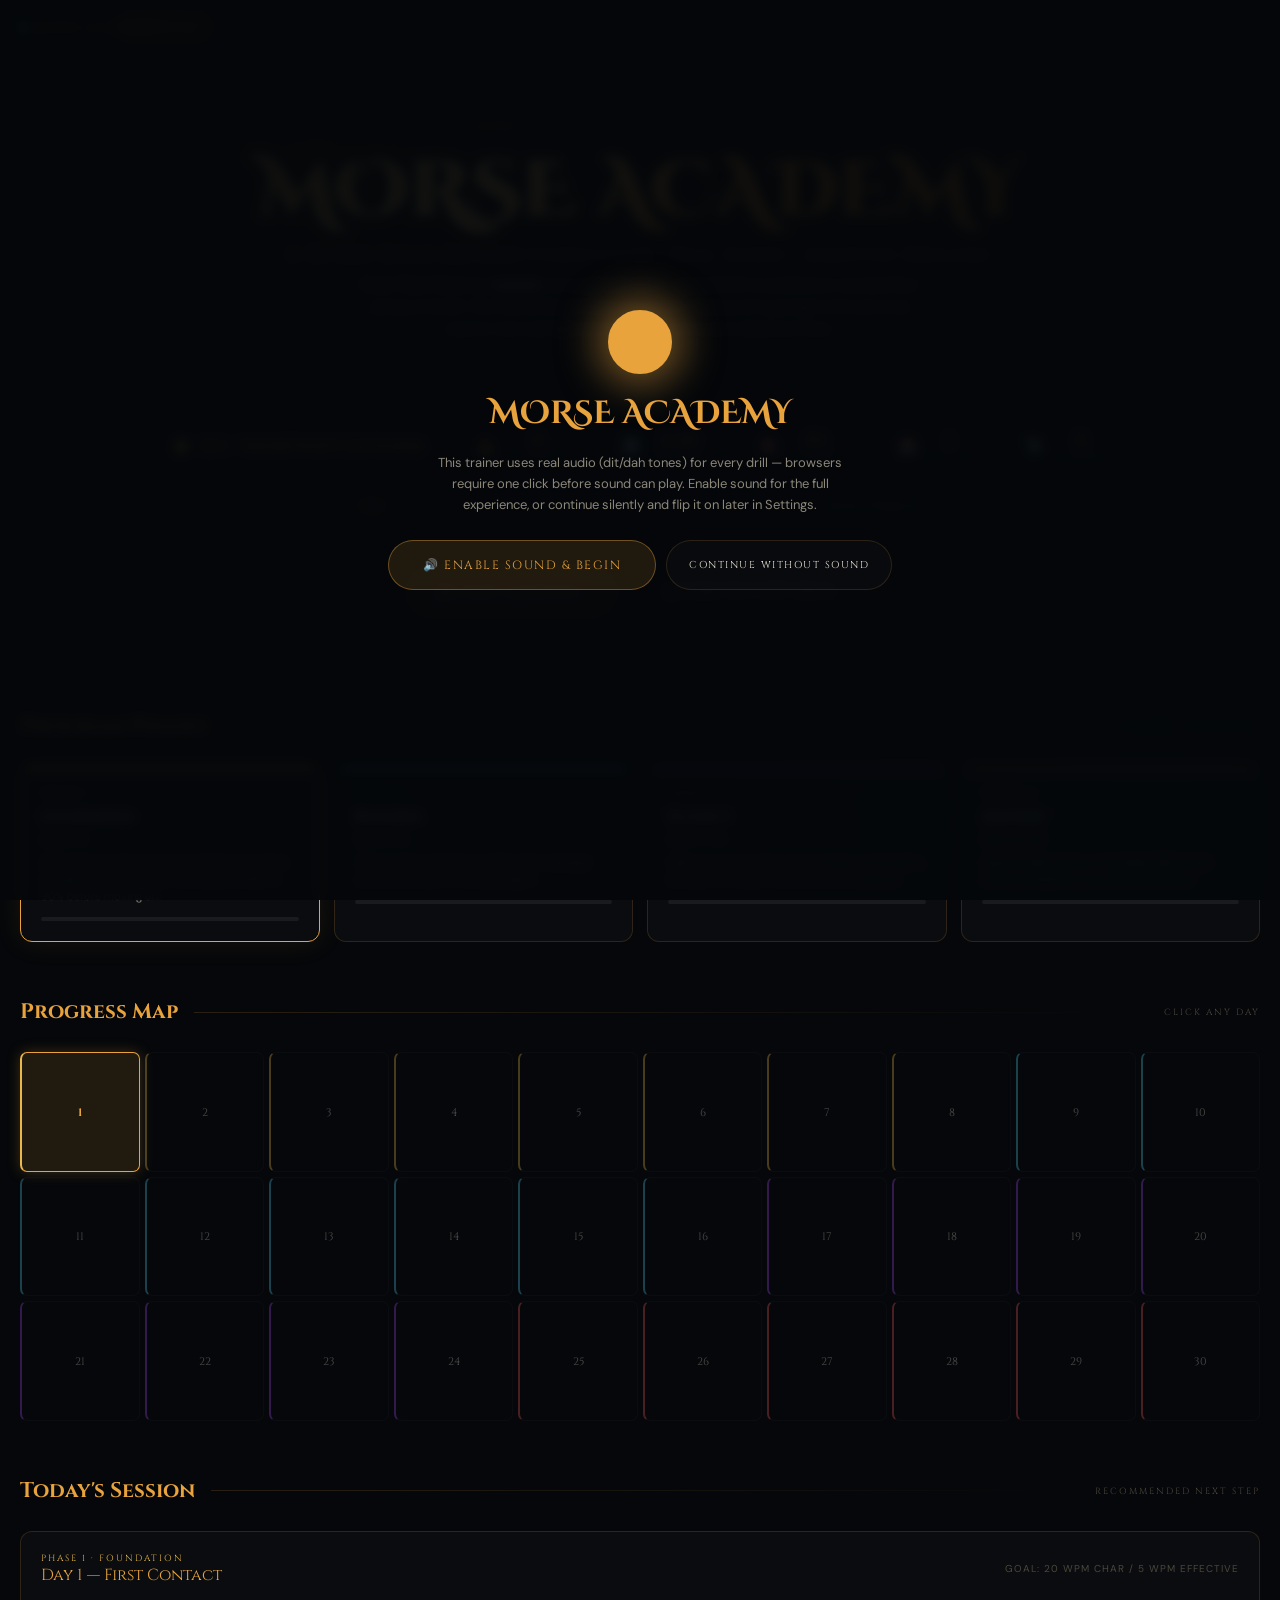
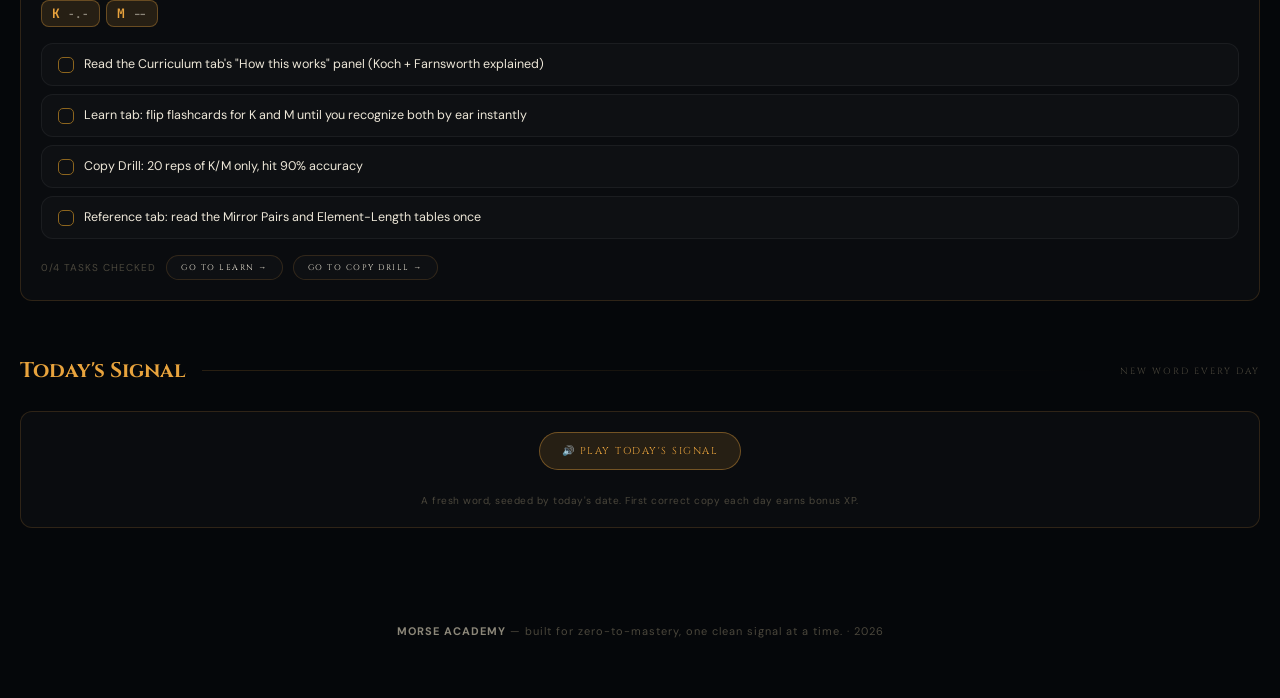
<file: index.html>
<!DOCTYPE html>
<html lang="en">
<head>
<meta charset="UTF-8"/>
<meta name="viewport" content="width=device-width,initial-scale=1"/>
<title>MORSE ACADEMY · Zero to Master Operator</title>
<meta name="description" content="A complete 30-day Koch-method Morse code curriculum with a working audio trainer, copy &amp; send drills, adaptive weak-character practice, XP, streaks and achievements."/>
<link rel="icon" href="data:image/svg+xml,%3Csvg xmlns=%22http://www.w3.org/2000/svg%22 viewBox=%220 0 100 100%22%3E%3Ctext y=%22.9em%22 font-size=%2290%22%3E📡%3C/text%3E%3C/svg%3E"/>
<link rel="preconnect" href="https://fonts.googleapis.com"/>
<link href="https://fonts.googleapis.com/css2?family=Cinzel+Decorative:wght@700;900&family=Cinzel:wght@400;600;700&family=DM+Sans:ital,wght@0,300;0,400;0,500;0,700;1,400&family=JetBrains+Mono:wght@400;600;700&display=swap" rel="stylesheet"/>
<link rel="stylesheet" href="style.css"/>
</head>
<body>

<canvas id="stars"></canvas>
<div id="radar"></div>
<div id="morse-rain"></div>

<div id="soundGate">
  <div class="lamp"></div>
  <h2>MORSE ACADEMY</h2>
  <p>This trainer uses real audio (dit/dah tones) for every drill — browsers require one click before sound can play. Enable sound for the full experience, or continue silently and flip it on later in Settings.</p>
  <div style="display:flex;gap:10px;flex-wrap:wrap;justify-content:center">
    <button class="btn primary big" id="enableSoundBtn">🔊 Enable Sound &amp; Begin</button>
    <button class="btn" id="skipSoundBtn">Continue Without Sound</button>
  </div>
</div>

<div id="toasts"></div>
<canvas id="confetti"></canvas>

<nav>
  <span class="navbrand"><span class="dot"></span> MORSE ACADEMY</span>
  <a data-tab="dashboard" class="active">Dashboard</a>
  <a data-tab="curriculum">Curriculum</a>
  <a data-tab="learn">Learn</a>
  <a data-tab="copy">Copy Drill</a>
  <a data-tab="send">Send Drill</a>
  <a data-tab="speed">Speed Builder</a>
  <a data-tab="translator">Translator</a>
  <a data-tab="reference">Reference</a>
  <a data-tab="achievements">Achievements</a>
  <a data-tab="settings">Settings</a>
</nav>

<div class="wrap">

<!-- ============ DASHBOARD ============ -->
<div class="tabpage active" id="tab-dashboard">
  <section class="hero">
    <span class="eyebrow">Zero → Absolute Master Operator</span>
    <h1 class="hero-title">MORSE ACADEMY</h1>
    <div class="hero-sub">A 30-Day Koch-Method Curriculum · Real Audio · Adaptive Drilling</div>
    <p class="hero-tag">Every "Day" below is a <b>session</b>, not a calendar date — grind all 30 in a weekend or spread them across a month. The method (Koch character speed + Farnsworth spacing) is the same one used to train real high-speed CW operators, not a flashcard chart.</p>

    <div class="lamp-line">
      <div id="heroLamp"></div>
      <div class="lamp-phrase">— · — · &nbsp; — · — ·&nbsp; &nbsp;(ambient CQ CQ, decorative)</div>
    </div>

    <div class="stats-bar">
      <div class="s-pill"><span class="s-icon">⭐</span><div><span class="s-val" id="heroLevel">Lv.1</span></div></div>
      <div class="s-pill"><span class="s-icon">🔥</span><div><span class="s-val" id="statStreak">0</span><div class="s-lbl">Day Streak</div></div></div>
      <div class="s-pill"><span class="s-icon">🔤</span><div><span class="s-val" id="statChars">2/40</span><div class="s-lbl">Unlocked</div></div></div>
      <div class="s-pill"><span class="s-icon">🎯</span><div><span class="s-val" id="statAcc">0%</span><div class="s-lbl">Accuracy</div></div></div>
      <div class="s-pill"><span class="s-icon">📅</span><div><span class="s-val" id="statDay">1</span><div class="s-lbl">Day / 30</div></div></div>
      <div class="s-pill"><span class="s-icon">📡</span><div><span class="s-val" id="statSessions">0</span><div class="s-lbl">Sessions</div></div></div>
    </div>

    <div class="xp-wrap">
      <div class="xp-top" id="xpLabel"><b>0 XP</b></div>
      <div class="xp-track"><div class="xp-fill" id="xpFill" style="width:0%"></div></div>
    </div>

    <div class="hero-cta">
      <button class="btn primary big" data-goto="learn">▶ Start Learning</button>
      <button class="btn big" data-goto="copy">🎧 Jump to Copy Drill</button>
    </div>
  </section>

  <section>
    <div class="sh"><div class="sh-title">Program Phases</div><div class="sh-line"></div><div class="sh-tag">4 phases · 30 sessions</div></div>
    <div class="phases" id="phaseCards"></div>
  </section>

  <section>
    <div class="sh"><div class="sh-title">Progress Map</div><div class="sh-line"></div><div class="sh-tag">click any day</div></div>
    <div class="cal-grid" id="miniCal"></div>
  </section>

  <section>
    <div class="sh"><div class="sh-title">Today's Session</div><div class="sh-line"></div><div class="sh-tag">recommended next step</div></div>
    <div id="todayPanel"></div>
  </section>

  <section>
    <div class="sh"><div class="sh-title">Today's Signal</div><div class="sh-line"></div><div class="sh-tag">new word every day</div></div>
    <div class="card daily-card">
      <button class="btn primary" id="dailyPlayBtn">🔊 Play Today's Signal</button>
      <div class="drill-hint" id="dailyStatus"></div>
      <input class="drill-input" id="dailyInput" type="text" autocomplete="off" autocapitalize="off" spellcheck="false" style="display:none" placeholder="type here"/>
      <button class="btn small" id="dailySubmitBtn" style="display:none">Submit</button>
      <div class="daily-note" id="dailyNote"></div>
    </div>
  </section>
</div>

<!-- ============ CURRICULUM ============ -->
<div class="tabpage" id="tab-curriculum">
  <section>
    <div class="sh"><div class="sh-title">The 30-Day Curriculum</div><div class="sh-line"></div><div class="sh-tag">Koch + Farnsworth method</div></div>
    <p class="sh-desc">Real CW instructors don't teach the alphabet in ABC order at slow speed — that trains your eye to "decode a chart," which caps out around 5–8 WPM and has to be unlearned later. Instead this program uses two techniques used by working amateur radio operators:</p>
    <div class="explain-grid">
      <div class="explain">
        <h4>1 · Koch Method</h4>
        <p>Start with just 2 characters played at <b>full target speed</b> (20 WPM), and add one new character only once you can copy the current set accurately. Your ear learns each letter's true <i>rhythm-shape</i> from day one — never a slowed-down, distorted version you'll have to relearn.</p>
      </div>
      <div class="explain">
        <h4>2 · Farnsworth Spacing</h4>
        <p>Characters play fast, but the <i>gaps</i> between them are stretched out (an "effective WPM" lower than the character speed). This gives your brain time to recognize each shape without slowing the shape itself down. As you improve, you shrink the gaps — not re-teach the shapes.</p>
      </div>
      <div class="explain">
        <h4>3 · Pattern Logic</h4>
        <p>Don't rote-memorize 40 codes. Digits follow a strict dot/dash ramp (see Reference), many letters are exact rhythmic <i>mirrors</i> of each other, and letters group cleanly by element-count. Learn the structure once and half the alphabet becomes obvious.</p>
      </div>
    </div>
  </section>

  <section>
    <div class="sh"><div class="sh-title">Full Calendar</div><div class="sh-line"></div><div class="sh-tag">30 sessions</div></div>
    <div class="cal-grid" id="fullCal"></div>
  </section>

  <section>
    <div class="sh"><div class="sh-title">Session Detail</div><div class="sh-line"></div><div class="sh-tag" id="curDaySelTag">selected day</div></div>
    <div id="dayPanel"></div>
  </section>
</div>

<!-- ============ LEARN ============ -->
<div class="tabpage" id="tab-learn">
  <section>
    <div class="sh"><div class="sh-title">Learn — Koch Trainer</div><div class="sh-line"></div><div class="sh-tag">listen · absorb · unlock</div></div>
    <p class="sh-desc">Click any unlocked tile to load it into the flashcard. Play its sound as many times as you like — there's no scoring pressure here, that's what Copy Drill is for. When you feel solid, unlock the next Koch character.</p>
    <div class="learn-layout">
      <div>
        <div class="flashcard">
          <div class="fc-char" id="fcChar">K</div>
          <div class="fc-code" id="fcCode">&nbsp;</div>
          <div class="fc-mnemonic" id="fcMnemonic"></div>
          <div class="fc-controls">
            <button class="btn primary" id="playLearnBtn">🔊 Play Sound</button>
          </div>
          <div class="fc-stats" id="fcStats"></div>
        </div>
        <div class="card" style="margin-top:16px;text-align:center">
          <button class="btn green big" id="unlockNextBtn">Unlock Next Character</button>
        </div>
      </div>
      <div class="side-panel">
        <div class="card">
          <div class="mini-title">Koch Character Set (in teaching order)</div>
          <div class="char-grid" id="learnGrid"></div>
        </div>
      </div>
    </div>
  </section>
</div>

<!-- ============ COPY DRILL ============ -->
<div class="tabpage" id="tab-copy">
  <section>
    <div class="sh"><div class="sh-title">Copy Drill</div><div class="sh-line"></div><div class="sh-tag">hear it → type it</div></div>
    <p class="sh-desc">The app plays morse audio; you type what you heard. Character sets are limited to what you've unlocked (except Final Exam, which is all 40). This is where XP, accuracy stats, and the weak-character heatmap all come from.</p>

    <div id="copyStart" class="card" style="display:flex;flex-direction:column;gap:16px;align-items:center;text-align:center">
      <div class="fc-stats" id="copyUnlockedCount"></div>
      <div id="copyModeButtons" style="display:flex;gap:10px;flex-wrap:wrap;justify-content:center">
        <button class="btn primary" data-mode="char">Single Characters</button>
        <button class="btn" data-mode="weak">🎯 Drill My Weak Chars</button>
        <button class="btn" data-mode="word">Word Mode</button>
        <button class="btn" data-mode="sentence">Sentence Mode</button>
        <button class="btn" data-mode="qso">Simulated QSO</button>
        <button class="btn danger" data-mode="final">⏱ Final Exam (5 min, all 40)</button>
      </div>
      <div id="copySummary"></div>
    </div>

    <div id="copyStage" class="drill-stage" style="display:none">
      <div class="drill-hint" id="drillTimer"></div>
      <canvas class="scope-canvas" width="320" height="64"></canvas>
      <div class="drill-readout" id="copyReadout"></div>
      <div class="drill-hint" id="copyHint">Listening…</div>
      <button class="btn small" id="copyReplayBtn">🔁 Replay Sound</button>
      <input class="drill-input" id="copyInput" type="text" autocomplete="off" autocapitalize="off" spellcheck="false" placeholder="type here"/>
      <div class="drill-tally">
        <div class="dt-item"><div class="dt-num" id="dtCorrect">0</div><div class="dt-lbl">Correct</div></div>
        <div class="dt-item"><div class="dt-num" id="dtIncorrect">0</div><div class="dt-lbl">Missed</div></div>
        <div class="dt-item"><div class="dt-num" id="dtStreak">0</div><div class="dt-lbl">Streak</div></div>
        <div class="dt-item"><div class="dt-num" id="dtAcc">0%</div><div class="dt-lbl">Accuracy</div></div>
      </div>
      <button class="btn danger small" id="copyStopBtn">■ Stop Session</button>
    </div>
  </section>
</div>

<!-- ============ SEND DRILL ============ -->
<div class="tabpage" id="tab-send">
  <section>
    <div class="sh"><div class="sh-title">Send Drill</div><div class="sh-line"></div><div class="sh-tag">tap it out</div></div>
    <p class="sh-desc">Hold the key (or hold Spacebar) for a dash, tap it for a dot. The app decodes your timing live and scores your rhythm consistency. Pause briefly between letters, longer between words.</p>

    <div id="sendStart" class="card" style="text-align:center">
      <button class="btn primary big" id="sendStartBtn">▶ Start Send Drill</button>
    </div>

    <div id="sendStage" class="drill-stage" style="display:none">
      <div class="drill-hint">Send this character:</div>
      <div class="drill-readout" id="sendTarget" style="font-family:'Cinzel Decorative',serif;color:var(--amber)"></div>
      <button class="keybtn" id="sendKey">HOLD KEY</button>
      <canvas class="scope-canvas" width="320" height="64"></canvas>
      <div class="drill-readout" id="sendReadout" style="font-size:20px"></div>
      <div class="drill-tally">
        <div class="dt-item"><div class="dt-num" id="sendTally">0/0</div><div class="dt-lbl">Correct</div></div>
        <div class="dt-item"><div class="dt-num" id="sendScore">0</div><div class="dt-lbl">Timing Score</div></div>
      </div>
      <button class="btn danger small" id="sendStopBtn">■ Stop Session</button>
    </div>
  </section>
</div>

<!-- ============ SPEED BUILDER ============ -->
<div class="tabpage" id="tab-speed">
  <section>
    <div class="sh"><div class="sh-title">Speed Builder</div><div class="sh-line"></div><div class="sh-tag">adaptive ramp</div></div>
    <p class="sh-desc">Runs 10-character rounds at increasing effective WPM. Score 90%+ and the app speeds up automatically; drop below it and the session ends at your new personal best.</p>

    <div id="speedStart" class="card" style="text-align:center">
      <div class="fc-stats">Personal best: <b id="pbWpm" style="color:var(--amber)">0</b> WPM effective</div>
      <button class="btn primary big" id="speedStartBtn" style="margin-top:12px">▶ Start Ramp Session</button>
    </div>

    <div id="speedStage" class="drill-stage" style="display:none">
      <div class="drill-hint">Effective speed this round:</div>
      <div class="drill-readout" id="speedWpm" style="color:var(--amber)"></div>
      <div class="drill-hint" id="speedReadout"></div>
      <div id="speedSpark"></div>
      <button class="btn danger small" id="speedStop">■ Stop</button>
    </div>
  </section>
</div>

<!-- ============ TRANSLATOR ============ -->
<div class="tabpage" id="tab-translator">
  <section>
    <div class="sh"><div class="sh-title">Translator</div><div class="sh-line"></div><div class="sh-tag">any message, not just drills</div></div>
    <p class="sh-desc">Type anything — your name, a quote, a message for a friend — hear it as real Morse audio, and export it as an actual downloadable .WAV file at your current speed settings.</p>
    <div class="learn-layout">
      <div class="card">
        <div class="mini-title">Text → Morse</div>
        <textarea id="xlateText" rows="3" style="width:100%;background:rgba(255,255,255,.03);border:1px solid var(--border);color:var(--text);border-radius:10px;padding:12px;font-family:'DM Sans',sans-serif;font-size:13px" placeholder="Type a message… e.g. HELLO WORLD"></textarea>
        <div class="fc-code" id="xlateMorseOut" style="text-align:left;min-height:auto;font-size:16px;letter-spacing:3px;margin:12px 0;word-break:break-all"></div>
        <div style="display:flex;gap:10px;flex-wrap:wrap">
          <button class="btn primary" id="xlatePlayBtn">🔊 Play</button>
          <button class="btn green" id="xlateWavBtn">⬇ Export as .WAV</button>
        </div>
      </div>
      <div class="card">
        <div class="mini-title">Morse → Text</div>
        <textarea id="xlateMorseIn" rows="3" style="width:100%;background:rgba(255,255,255,.03);border:1px solid var(--border);color:var(--green);font-family:'JetBrains Mono',monospace;border-radius:10px;padding:12px;font-size:13px" placeholder="Type dots/dashes… letters space-separated, words separated by / or double-space"></textarea>
        <div class="fc-code" id="xlateTextOut" style="text-align:left;min-height:auto;font-size:20px;margin:12px 0;color:var(--text);word-break:break-all"></div>
        <button class="btn primary" id="xlateDecodePlayBtn">🔊 Play Decoded Text</button>
      </div>
    </div>
  </section>
</div>

<!-- ============ REFERENCE ============ -->
<div class="tabpage" id="tab-reference">
  <section>
    <div class="sh"><div class="sh-title">Full Reference Chart</div><div class="sh-line"></div><div class="sh-tag">complete ITU set</div></div>
    <p class="sh-desc">Every letter, digit and common punctuation mark — including several beyond the 40-character Koch training set, for completeness. Click any cell to hear it.</p>
    <div class="ref-grid" id="refGrid"></div>
  </section>

  <section>
    <div class="sh"><div class="sh-title">Mirror Pairs</div><div class="sh-line"></div><div class="sh-tag">computed, not memorized</div></div>
    <p class="sh-desc">Reverse the rhythm of one letter and you get another. Learning these pairs together roughly halves the number of "new" shapes your brain has to store.</p>
    <table class="mirror-table"><tbody id="mirrorTable"></tbody></table>
  </section>

  <section>
    <div class="sh"><div class="sh-title">Number Pattern Logic</div><div class="sh-line"></div><div class="sh-tag">no memorization needed</div></div>
    <div class="explain-grid">
      <div class="explain">
        <h4>Digits 1–5</h4>
        <p><code>1=.----  2=..---  3=...--  4=....-  5=.....</code><br>Number of dots = the digit. Fill the rest of 5 total elements with dashes.</p>
      </div>
      <div class="explain">
        <h4>Digits 6–0</h4>
        <p><code>6=-....  7=--...  8=---..  9=----.  0=-----</code><br>Number of dashes = digit − 5 (0 counts as 10). Fill the rest with dots — the exact mirror of 1–5.</p>
      </div>
      <div class="explain">
        <h4>Why this matters</h4>
        <p>Once you see the ramp, all ten digits become one rule instead of ten codes to memorize. Test yourself: what's the code for 7? (two dashes, three dots — you just derived it.)</p>
      </div>
    </div>
  </section>

  <section>
    <div class="sh"><div class="sh-title">Letters by Shape Length</div><div class="sh-line"></div><div class="sh-tag">group by element count</div></div>
    <div class="res-list" id="lengthGroups"></div>
  </section>

  <section>
    <div class="sh"><div class="sh-title">Prosigns</div><div class="sh-line"></div><div class="sh-tag">sent as one fused shape</div></div>
    <p class="sh-desc">A prosign is two letters sent with no gap between them — the app treats it as a single character shape, and so should your ear.</p>
    <table class="mirror-table"><tbody id="prosignTable"></tbody></table>
  </section>

  <section>
    <div class="sh"><div class="sh-title">Q-Codes &amp; Ham Shorthand</div><div class="sh-line"></div><div class="sh-tag">real on-air vocabulary</div></div>
    <table class="qcode-table"><tbody id="qcodeTable"></tbody></table>
  </section>

  <section>
    <div class="sh"><div class="sh-title">Further Study</div><div class="sh-line"></div><div class="sh-tag">beyond this app</div></div>
    <div class="res-list">
      <div class="res-item"><b>LCWO — "Learn CW Online"</b><p>Free Koch-method web trainer with a large community and printable QSO logs. Search "LCWO Learn CW Online."</p></div>
      <div class="res-item"><b>ARRL Morse Code resources</b><p>The American Radio Relay League publishes standard code-practice audio files and licensing-exam guidance. Search "ARRL learn Morse code."</p></div>
      <div class="res-item"><b>G4FON Koch Trainer (Windows)</b><p>The classic downloadable Koch-method trainer many CW instructors still recommend. Search "G4FON Koch Morse trainer."</p></div>
      <div class="res-item"><b>A local ham radio club</b><p>Nothing replaces working a real, live QSO with a patient "Elmer" (mentor). Search for an amateur radio club near you.</p></div>
    </div>
  </section>
</div>

<!-- ============ ACHIEVEMENTS ============ -->
<div class="tabpage" id="tab-achievements">
  <section>
    <div class="sh"><div class="sh-title">Lifetime Stats</div><div class="sh-line"></div><div class="sh-tag">tallies</div></div>
    <div class="tally-grid" id="tallyGrid"></div>
    <div class="card" style="text-align:center;display:flex;gap:12px;align-items:center;justify-content:center;flex-wrap:wrap">
      <span class="fc-stats">🎓 Printable certificate, auto-filled from your live progress:</span>
      <a class="btn primary" href="certificate.html" target="_blank">Open My Certificate →</a>
    </div>
  </section>
  <section>
    <div class="sh"><div class="sh-title">Character Accuracy Heatmap</div><div class="sh-line"></div><div class="sh-tag">find your weak points</div></div>
    <div class="heatmap" id="heatmap"></div>
  </section>
  <section>
    <div class="sh"><div class="sh-title">Badges</div><div class="sh-line"></div><div class="sh-tag" id="badgeCount"></div></div>
    <div class="badge-grid" id="badgeGrid"></div>
  </section>
  <section>
    <div class="sh"><div class="sh-title">Practice Log</div><div class="sh-line"></div><div class="sh-tag">last 25 sessions</div></div>
    <table class="qcode-table" style="width:100%"><tbody id="practiceLog"></tbody></table>
  </section>
</div>

<!-- ============ SETTINGS ============ -->
<div class="tabpage" id="tab-settings">
  <section>
    <div class="sh"><div class="sh-title">Training Settings</div><div class="sh-line"></div><div class="sh-tag">tune the trainer</div></div>
    <div class="card" style="max-width:560px">
      <div class="mini-title">Accent Theme</div>
      <div class="theme-row" style="margin-bottom:20px">
        <div class="theme-swatch amber" data-theme="amber">Amber</div>
        <div class="theme-swatch emerald" data-theme="emerald">Emerald</div>
        <div class="theme-swatch crimson" data-theme="crimson">Crimson</div>
      </div>
      <div class="ctrl-row"><label>Character speed (Koch)</label><span class="ctrl-val" id="setWpmVal"></span></div>
      <input type="range" id="setWpm" min="13" max="35" step="1"/>
      <div class="ctrl-row" style="margin-top:18px"><label>Effective / Farnsworth speed</label><span class="ctrl-val" id="setEffVal"></span></div>
      <input type="range" id="setEff" min="3" max="35" step="1"/>
      <div class="ctrl-row" style="margin-top:18px"><label>Send Drill speed (your key)</label><span class="ctrl-val" id="setSendWpmVal"></span></div>
      <input type="range" id="setSendWpm" min="5" max="30" step="1"/>
      <div class="ctrl-row" style="margin-top:18px"><label>Tone frequency</label><span class="ctrl-val" id="setFreqVal"></span></div>
      <input type="range" id="setFreq" min="400" max="900" step="10"/>
      <div class="toggle-row" style="margin-top:20px">
        <label>Sound enabled</label>
        <label class="switch"><input type="checkbox" id="setSound"/><span class="slider-tog"></span></label>
      </div>
      <div class="toggle-row">
        <label>Reduce motion / animations</label>
        <label class="switch"><input type="checkbox" id="setMotion"/><span class="slider-tog"></span></label>
      </div>
      <div class="toggle-row">
        <label>Band noise (QRN atmosphere)</label>
        <label class="switch"><input type="checkbox" id="setNoise"/><span class="slider-tog"></span></label>
      </div>
    </div>
  </section>

  <section>
    <div class="sh"><div class="sh-title">Progress Management</div><div class="sh-line"></div><div class="sh-tag">data lives in this browser</div></div>
    <div class="card" style="max-width:560px;display:flex;flex-direction:column;gap:12px">
      <p class="sh-desc" style="margin:0">All progress is saved locally in this browser (localStorage) — nothing is sent anywhere. Export a backup before clearing site data.</p>
      <div style="display:flex;gap:10px;flex-wrap:wrap">
        <button class="btn" id="btnExport">⬇ Export Progress (.json)</button>
        <label class="btn" style="cursor:pointer">⬆ Import Progress<input type="file" id="importFile" accept="application/json" style="display:none"/></label>
        <button class="btn green" id="btnUnlockAll">🔓 Unlock All Characters</button>
        <button class="btn danger" id="btnReset">⚠ Reset All Progress</button>
      </div>
    </div>
  </section>

  <section>
    <div class="sh"><div class="sh-title">Adjust Unlocked Characters</div><div class="sh-line"></div><div class="sh-tag">re-lock without losing XP</div></div>
    <div class="card" style="max-width:560px">
      <p class="sh-desc" style="margin:0 0 14px">Unlocked too many, too fast? Dial it back to exactly where you want without touching your XP, streak, achievements, or practice log — only character unlock state changes.</p>
      <div class="ctrl-row"><label>Keep first N Koch characters unlocked</label><span class="ctrl-val" id="setUnlockedVal"></span></div>
      <input type="range" id="setUnlockedCount" min="2" max="40" step="1"/>
      <div style="margin-top:12px"><button class="btn primary small" id="btnApplyUnlockCount">Apply</button></div>
    </div>
  </section>
</div>

</div><!-- /wrap -->

<footer>
  <b>MORSE ACADEMY</b> — built for zero-to-mastery, one clean signal at a time. · <span id="footYear"></span>
</footer>

<script src="data.js"></script>
<script src="app.js"></script>
<script>document.getElementById("footYear").textContent = new Date().getFullYear();</script>
</body>
</html>
</file>
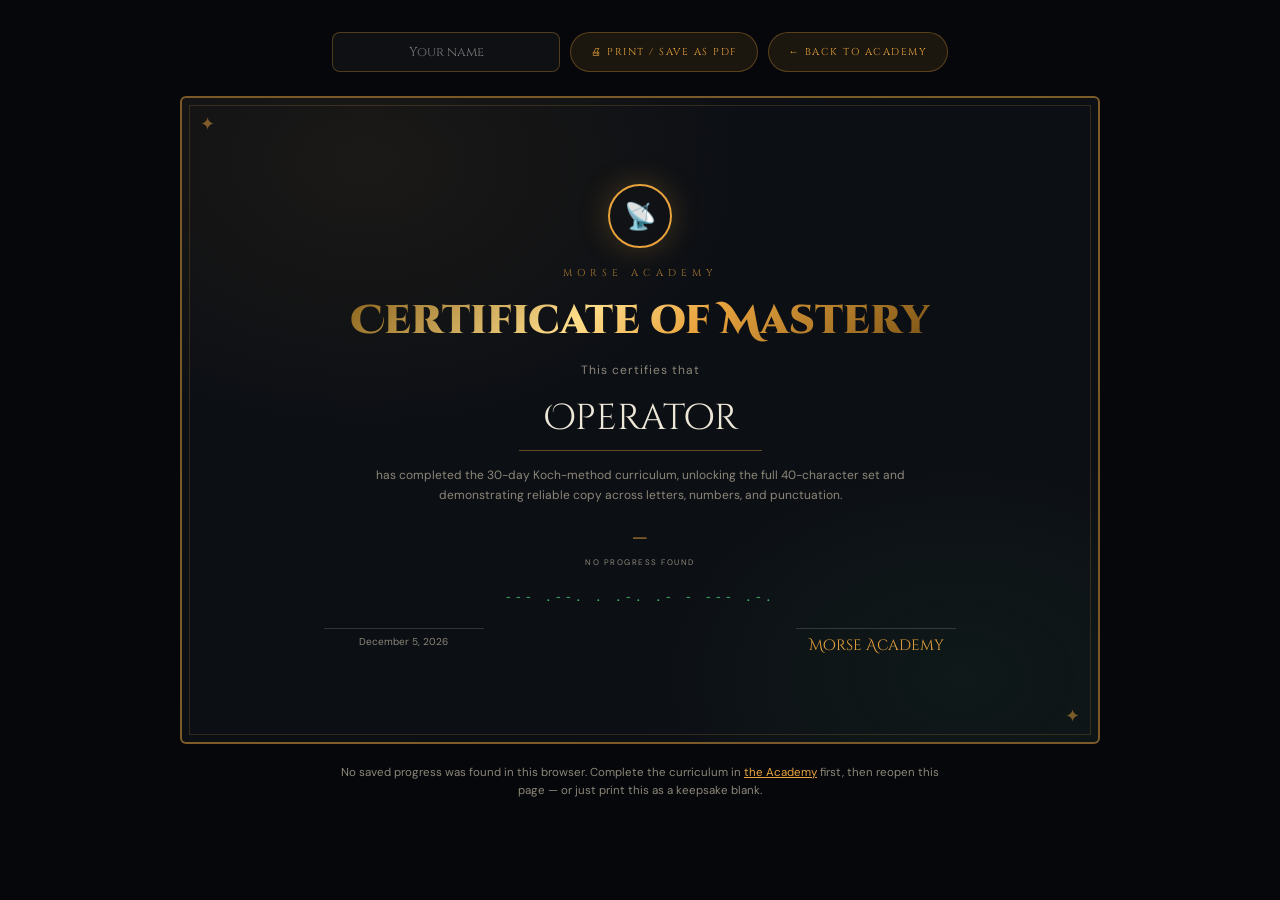
<file: certificate.html>
<!DOCTYPE html>
<html lang="en">
<head>
<meta charset="UTF-8"/>
<meta name="viewport" content="width=device-width,initial-scale=1"/>
<title>Certificate · MORSE ACADEMY</title>
<link rel="icon" href="data:image/svg+xml,%3Csvg xmlns=%22http://www.w3.org/2000/svg%22 viewBox=%220 0 100 100%22%3E%3Ctext y=%22.9em%22 font-size=%2290%22%3E%F0%9F%8E%93%3C/text%3E%3C/svg%3E"/>
<link rel="preconnect" href="https://fonts.googleapis.com"/>
<link href="https://fonts.googleapis.com/css2?family=Cinzel+Decorative:wght@700;900&family=Cinzel:wght@400;600;700&family=DM+Sans:ital,wght@0,300;0,400;0,500;0,700;1,400&family=JetBrains+Mono:wght@400;600&display=swap" rel="stylesheet"/>
<style>
:root{
  --bg:#05070A; --paper:#0C0F14; --amber:#E8A33D; --amber-d:#8C651E; --text:#EDE7D8; --tm:#8C8779; --green:#4CD97B;
}
*,*::before,*::after{ box-sizing:border-box; margin:0; padding:0; }
body{
  background:var(--bg); color:var(--text); font-family:'DM Sans',sans-serif;
  min-height:100vh; display:flex; flex-direction:column; align-items:center; padding:32px 16px 60px;
}
.toolbar{ display:flex; gap:10px; margin-bottom:24px; flex-wrap:wrap; justify-content:center; }
.toolbar input{
  background:rgba(255,255,255,.04); border:1px solid rgba(232,163,61,.3); color:var(--text);
  border-radius:8px; padding:10px 14px; font-family:'Cinzel',serif; font-size:13px; min-width:220px; text-align:center;
}
.btn{
  font-family:'Cinzel',serif; font-size:10px; letter-spacing:1.5px; text-transform:uppercase;
  padding:11px 20px; border-radius:100px; cursor:pointer; border:1px solid rgba(232,163,61,.3);
  background:rgba(232,163,61,.1); color:var(--amber); transition:all .2s;
}
.btn:hover{ background:rgba(232,163,61,.22); }

.cert{
  width:min(920px, 100%); aspect-ratio:1.42/1; background:
    radial-gradient(ellipse 70% 70% at 20% 10%, rgba(232,163,61,.07) 0%, transparent 60%),
    radial-gradient(ellipse 60% 60% at 85% 90%, rgba(76,217,123,.05) 0%, transparent 60%),
    var(--paper);
  border:2px solid rgba(232,163,61,.5);
  outline:1px solid rgba(232,163,61,.18); outline-offset:-10px;
  border-radius:6px; position:relative; overflow:hidden;
  display:flex; flex-direction:column; align-items:center; justify-content:center; text-align:center;
  padding:5%; gap:14px;
}
.cert::before{
  content:'✦'; position:absolute; top:14px; left:18px; color:var(--amber); opacity:.5; font-size:18px;
}
.cert::after{
  content:'✦'; position:absolute; bottom:14px; right:18px; color:var(--amber); opacity:.5; font-size:18px;
}
.seal{
  width:64px; height:64px; border-radius:50%; border:2px solid var(--amber); display:flex; align-items:center;
  justify-content:center; font-size:26px; box-shadow:0 0 30px rgba(232,163,61,.25); margin-bottom:4px;
}
.eyebrow{ font-family:'Cinzel',serif; font-size:10px; letter-spacing:5px; color:var(--amber); opacity:.7; text-transform:uppercase; }
.title{
  font-family:'Cinzel Decorative',serif; font-weight:900; font-size:clamp(22px,4vw,40px);
  background:linear-gradient(135deg,#8C651E,#FFDD8A 40%,#E8A33D 60%,#7A5316);
  -webkit-background-clip:text; -webkit-text-fill-color:transparent; background-clip:text;
}
.certifies{ font-size:12px; color:var(--tm); letter-spacing:1px; }
.name{ font-family:'Cinzel Decorative',serif; font-size:clamp(22px,3.6vw,36px); color:var(--text); border-bottom:1px solid rgba(232,163,61,.4); padding:2px 24px 8px; }
.desc{ font-size:12px; color:var(--tm); max-width:70%; line-height:1.7; }
.stats{ display:flex; gap:26px; flex-wrap:wrap; justify-content:center; margin:6px 0; }
.stat{ text-align:center; }
.stat b{ display:block; font-family:'Cinzel',serif; color:var(--amber); font-size:17px; }
.stat span{ font-size:8px; letter-spacing:1.5px; text-transform:uppercase; color:var(--tm); }
.morse-sig{ font-family:'JetBrains Mono',monospace; color:var(--green); letter-spacing:3px; font-size:11px; opacity:.85; word-break:break-all; max-width:80%; }
.foot-row{ display:flex; justify-content:space-between; width:80%; margin-top:10px; font-size:10px; color:var(--tm); }
.foot-row .sig{ font-family:'Cinzel Decorative',serif; color:var(--amber); font-size:15px; }
.foot-row div{ text-align:center; border-top:1px solid rgba(255,255,255,.15); padding-top:6px; min-width:160px; }

.note{ max-width:620px; text-align:center; color:var(--tm); font-size:11.5px; line-height:1.6; margin-top:20px; }
.note a{ color:var(--amber); }

@media print{
  body{ background:#fff; padding:0; }
  .toolbar, .note{ display:none; }
  .cert{ width:100%; aspect-ratio:auto; height:100vh; border:2px solid #C9A227; }
}
</style>
</head>
<body>

<div class="toolbar">
  <input type="text" id="opName" placeholder="Your name" maxlength="40"/>
  <button class="btn" id="printBtn">🖨 Print / Save as PDF</button>
  <a class="btn" href="index.html" style="text-decoration:none;display:inline-flex;align-items:center">← Back to Academy</a>
</div>

<div class="cert" id="certRoot">
  <div class="seal">📡</div>
  <div class="eyebrow">Morse Academy</div>
  <div class="title">Certificate of Mastery</div>
  <div class="certifies">This certifies that</div>
  <div class="name" id="certName">Operator</div>
  <div class="desc">has completed the 30-day Koch-method curriculum, unlocking the full 40-character set and demonstrating reliable copy across letters, numbers, and punctuation.</div>
  <div class="stats" id="certStats"></div>
  <div class="morse-sig" id="certMorseSig"></div>
  <div class="foot-row">
    <div id="certDate">—</div>
    <div class="sig">Morse Academy</div>
  </div>
</div>

<p class="note" id="certNote"></p>

<script src="data.js"></script>
<script>
const STORE_KEY = "morseAcademyState_v1";
const NAME_KEY = "morseAcademyOperatorName";

function loadState(){
  try{ return JSON.parse(localStorage.getItem(STORE_KEY)) || null; }
  catch(e){ return null; }
}

function countUnlocked(s){
  return Object.values(s.charStats||{}).filter(c=>c.unlocked).length;
}

function render(){
  const state = loadState();
  const name = localStorage.getItem(NAME_KEY) || "Operator";
  document.getElementById("opName").value = name === "Operator" ? "" : name;
  document.getElementById("certName").textContent = name;

  const morseName = name.toUpperCase().split("").map(ch=> MORSE_MAP[ch]).filter(Boolean).join(" ");
  document.getElementById("certMorseSig").textContent = morseName || "· · · — — — · · ·";

  const today = new Date();
  document.getElementById("certDate").textContent = today.toLocaleDateString(undefined, {year:"numeric", month:"long", day:"numeric"});

  const note = document.getElementById("certNote");
  const statsEl = document.getElementById("certStats");

  if (!state){
    statsEl.innerHTML = `<div class="stat"><b>—</b><span>No progress found</span></div>`;
    note.innerHTML = `No saved progress was found in this browser. Complete the curriculum in <a href="index.html">the Academy</a> first, then reopen this page — or just print this as a keepsake blank.`;
    return;
  }

  const lvl = levelForXp(state.xp||0);
  const unlocked = countUnlocked(state);
  const daysDone = (state.completedDays||[]).length;
  const master = (state.achievements||[]).includes("master");

  statsEl.innerHTML = [
    [lvl.title, "Rank"],
    [unlocked+"/40", "Characters"],
    [(state.pbEffWpm||0)+" WPM", "Best Speed"],
    [daysDone+"/30", "Days Complete"],
    [(state.xp||0), "Total XP"]
  ].map(([v,l])=>`<div class="stat"><b>${v}</b><span>${l}</span></div>`).join("");

  note.innerHTML = master
    ? `Congratulations — Final Exam passed. This certificate reflects your live progress data stored in this browser; printed copies make a nice keepsake for a 30-day grind well earned.`
    : `Heads up: your saved progress doesn't show the Day 30 Final Exam as complete yet (${daysDone}/30 days checked off). You can still print this as a progress snapshot, or finish the program in <a href="index.html">the Academy</a> first for the full certificate moment.`;
}

document.getElementById("opName").addEventListener("input", e=>{
  const v = e.target.value.trim() || "Operator";
  localStorage.setItem(NAME_KEY, v);
  document.getElementById("certName").textContent = v;
  const morseName = v.toUpperCase().split("").map(ch=> MORSE_MAP[ch]).filter(Boolean).join(" ");
  document.getElementById("certMorseSig").textContent = morseName || "· · · — — — · · ·";
});
document.getElementById("printBtn").addEventListener("click", ()=> window.print());

render();
</script>
</body>
</html>
</file>
<file: style.css>
/* ============================================================
   MORSE ACADEMY — visual system
   Dark "night radio shack" theme: ink + amber dial + CW sidetone green
   ============================================================ */

:root{
  --bg:#05070A;
  --bg2:#0A0F14;
  --amber:#E8A33D;
  --amber-d:#8C651E;
  --amber-g:rgba(232,163,61,.12);
  --green:#4CD97B;
  --green-g:rgba(76,217,123,.14);
  --red:#E85D5D;
  --red-g:rgba(232,93,93,.14);
  --text:#EDE7D8;
  --tm:#8C8779;
  --td:#4B473C;
  --border:rgba(232,163,61,.16);
  --border2:rgba(76,217,123,.16);
  --r:12px;
  --rl:18px;
  --tg1:#8C651E; --tg2:#FFDD8A; --tg3:#E8A33D; --tg4:#7A5316;
  --tglow:rgba(232,163,61,.22);
}

/* Theme variants — swap the accent system, keep layout identical.
   Applied via [data-theme] on <html>. Default (no attribute) = Amber. */
:root[data-theme="emerald"]{
  --amber:#4CD97B; --amber-d:#2E8C55; --amber-g:rgba(76,217,123,.12);
  --green:#4CC9E8; --green-g:rgba(76,201,232,.14);
  --border:rgba(76,217,123,.16);
  --tg1:#2E8C55; --tg2:#9CFFC7; --tg3:#4CD97B; --tg4:#1F5C3A;
  --tglow:rgba(76,217,123,.22);
}
:root[data-theme="crimson"]{
  --amber:#E8615D; --amber-d:#8C3230; --amber-g:rgba(232,97,93,.12);
  --green:#E8A33D; --green-g:rgba(232,163,61,.14);
  --border:rgba(232,97,93,.16);
  --tg1:#8C3230; --tg2:#FFB199; --tg3:#E8615D; --tg4:#701F1D;
  --tglow:rgba(232,97,93,.22);
}

*,*::before,*::after{ box-sizing:border-box; margin:0; padding:0; }

html{ font-size:16px; scroll-behavior:smooth; }

body{
  background:var(--bg);
  color:var(--text);
  font-family:'DM Sans', sans-serif;
  min-height:100vh;
  overflow-x:hidden;
  position:relative;
}

body.reduce-motion *{ animation-duration:.001s !important; transition-duration:.001s !important; }

::selection{ background:var(--amber-g); color:var(--amber); }

body::before{
  content:'';
  position:fixed; inset:0; pointer-events:none; z-index:0;
  background:
    radial-gradient(ellipse 60% 60% at 12% 8%, rgba(232,163,61,.055) 0%, transparent 70%),
    radial-gradient(ellipse 55% 55% at 90% 92%, rgba(76,217,123,.05) 0%, transparent 70%),
    radial-gradient(ellipse 40% 40% at 80% 10%, rgba(232,93,93,.03) 0%, transparent 70%);
}

#stars{ position:fixed; top:0; left:0; width:100%; height:100%; pointer-events:none; z-index:0; opacity:.8; }
#radar{
  position:fixed; top:-30vw; right:-30vw; width:70vw; height:70vw; pointer-events:none; z-index:0; opacity:.35;
  border-radius:50%;
  background:
    repeating-radial-gradient(circle at center, rgba(76,217,123,.08) 0, rgba(76,217,123,.08) 1px, transparent 1px, transparent calc(70vw/6)),
    conic-gradient(from 0deg, rgba(76,217,123,.35), transparent 35deg, transparent 360deg);
  animation:radarspin 7s linear infinite;
}
@keyframes radarspin{ from{ transform:rotate(0deg);} to{ transform:rotate(360deg);} }
#morse-rain{ position:fixed; inset:0; pointer-events:none; z-index:0; overflow:hidden; opacity:.5; font-family:'JetBrains Mono',monospace; }
.rain-col{ position:absolute; top:-10%; font-size:11px; color:var(--amber); opacity:.14; white-space:pre; line-height:1.6; letter-spacing:2px; animation:rainfall linear infinite; }
@keyframes rainfall{ from{ transform:translateY(0);} to{ transform:translateY(120vh);} }

.wrap{ max-width:1320px; margin:0 auto; padding:0 20px; position:relative; z-index:1; }
section{ margin-bottom:56px; }

/* ---------- Sound gate ---------- */
#soundGate{
  position:fixed; inset:0; z-index:999; background:rgba(5,7,10,.94);
  display:flex; align-items:center; justify-content:center; flex-direction:column; gap:18px;
  backdrop-filter:blur(6px); text-align:center; padding:24px;
}
#soundGate .lamp{ width:64px; height:64px; border-radius:50%; border:2px solid var(--amber); box-shadow:0 0 0 rgba(232,163,61,0); transition:box-shadow .1s, background .1s; background:transparent; }
#soundGate .lamp.lit{ background:var(--amber); box-shadow:0 0 40px 10px rgba(232,163,61,.5); }
#soundGate h2{ font-family:'Cinzel Decorative',serif; color:var(--amber); font-size:clamp(20px,4vw,32px); }
#soundGate p{ color:var(--tm); max-width:440px; font-size:13px; line-height:1.6; }
#soundGate button{ margin-top:6px; }

/* ---------- Nav ---------- */
nav{
  position:sticky; top:0; z-index:200;
  background:rgba(5,7,10,.92);
  backdrop-filter:blur(22px); -webkit-backdrop-filter:blur(22px);
  border-bottom:1px solid rgba(255,255,255,.05);
  padding:12px 20px;
  display:flex; align-items:center; justify-content:center; gap:6px; flex-wrap:wrap;
}
.navbrand{ position:absolute; left:20px; font-family:'Cinzel',serif; font-size:11px; letter-spacing:2px; color:var(--amber); display:flex; align-items:center; gap:8px; }
.navbrand .dot{ width:7px; height:7px; border-radius:50%; background:var(--green); box-shadow:0 0 8px var(--green); animation:pulse 1.6s ease-in-out infinite; }
@keyframes pulse{ 0%,100%{opacity:1;} 50%{opacity:.25;} }

nav a{
  font-family:'Cinzel',serif; font-size:9px; letter-spacing:2px; text-transform:uppercase;
  color:var(--tm); text-decoration:none; padding:8px 12px; border-radius:100px; transition:all .2s;
  cursor:pointer; border:1px solid transparent; background:none;
}
nav a:hover{ color:var(--amber); }
nav a.active{ color:var(--amber); background:var(--amber-g); border-color:var(--border); }

/* ---------- Hero ---------- */
.hero{ text-align:center; padding:64px 24px 40px; }
.eyebrow{ font-family:'Cinzel',serif; font-size:9px; letter-spacing:5px; text-transform:uppercase; color:var(--amber); opacity:.65; margin-bottom:20px; display:block; }
.hero-title{
  font-family:'Cinzel Decorative',serif; font-size:clamp(30px,6.4vw,78px); font-weight:900; line-height:1.05;
  background:linear-gradient(135deg,var(--tg1),var(--tg2) 38%,var(--tg3) 55%,var(--tg4));
  -webkit-background-clip:text; -webkit-text-fill-color:transparent; background-clip:text;
  filter:drop-shadow(0 0 46px var(--tglow)); margin-bottom:12px;
  transition:filter .4s;
}
.hero-sub{ font-family:'Cinzel',serif; font-size:clamp(11px,1.6vw,15px); color:var(--tm); letter-spacing:2.5px; margin-bottom:8px; }
.hero-tag{ font-size:13px; color:var(--tm); max-width:560px; margin:0 auto 36px; line-height:1.7; }
.hero-tag b{ color:var(--text); font-weight:600; }

.lamp-line{ display:flex; align-items:center; justify-content:center; gap:14px; margin-bottom:30px; }
#heroLamp{ width:14px; height:14px; border-radius:50%; border:1px solid var(--amber-d); background:transparent; transition:background .08s, box-shadow .08s; }
#heroLamp.lit{ background:var(--amber); box-shadow:0 0 22px 6px rgba(232,163,61,.55); }
.lamp-phrase{ font-family:'JetBrains Mono',monospace; font-size:11px; letter-spacing:3px; color:var(--td); }

.stats-bar{ display:flex; justify-content:center; gap:14px; flex-wrap:wrap; margin-bottom:28px; }
.s-pill{ display:flex; align-items:center; gap:9px; background:rgba(255,255,255,.025); border:1px solid var(--border); border-radius:100px; padding:9px 18px; transition:all .2s; cursor:default; }
.s-pill:hover{ border-color:var(--amber); background:var(--amber-g); }
.s-icon{ font-size:15px; }
.s-val{ font-family:'Cinzel',serif; font-size:17px; font-weight:700; color:var(--amber); line-height:1; }
.s-lbl{ font-size:8px; letter-spacing:2px; text-transform:uppercase; color:var(--td); }

.xp-wrap{ max-width:560px; margin:0 auto 40px; }
.xp-top{ display:flex; justify-content:space-between; margin-bottom:6px; font-family:'Cinzel',serif; font-size:10px; color:var(--tm); }
.xp-top b{ color:var(--amber); }
.xp-track{ height:7px; background:rgba(255,255,255,.05); border-radius:100px; overflow:hidden; }
.xp-fill{ height:100%; background:linear-gradient(90deg,var(--amber-d),var(--amber)); border-radius:100px; transition:width .7s cubic-bezier(.34,1.56,.64,1); min-width:0; }

.hero-cta{ display:flex; gap:12px; justify-content:center; flex-wrap:wrap; }

/* ---------- Buttons ---------- */
.btn{
  font-family:'Cinzel',serif; font-size:10px; letter-spacing:1.5px; text-transform:uppercase;
  padding:11px 22px; border-radius:100px; cursor:pointer; transition:all .2s; border:1px solid var(--border);
  background:rgba(255,255,255,.02); color:var(--text);
}
.btn:hover{ border-color:var(--amber); background:var(--amber-g); transform:translateY(-1px); }
.btn.primary{ background:var(--amber-g); border-color:rgba(232,163,61,.4); color:var(--amber); }
.btn.primary:hover{ background:rgba(232,163,61,.22); }
.btn.green{ background:var(--green-g); border-color:rgba(76,217,123,.4); color:var(--green); }
.btn.green:hover{ background:rgba(76,217,123,.22); }
.btn.danger{ background:var(--red-g); border-color:rgba(232,93,93,.4); color:var(--red); }
.btn:disabled{ opacity:.35; cursor:not-allowed; transform:none; }
.btn.big{ padding:16px 34px; font-size:12px; }
.btn.small{ padding:6px 14px; font-size:8px; }

/* ---------- Section header ---------- */
.sh{ display:flex; align-items:center; gap:16px; margin-bottom:26px; }
.sh-title{ font-family:'Cinzel',serif; font-size:clamp(14px,2vw,21px); font-weight:700; color:var(--amber); white-space:nowrap; }
.sh-line{ flex:1; height:1px; background:linear-gradient(90deg,var(--border),transparent); }
.sh-tag{ font-family:'Cinzel',serif; font-size:9px; letter-spacing:2px; color:var(--td); text-transform:uppercase; white-space:nowrap; }
.sh-desc{ font-size:12px; color:var(--tm); margin:-14px 0 24px; line-height:1.7; max-width:820px; }

.card{ background:rgba(255,255,255,.022); border:1px solid var(--border); border-radius:var(--r); padding:20px; }

/* ---------- Tabs ---------- */
.tabpage{ display:none; }
.tabpage.active{ display:block; animation:fadeUp .4s ease both; }
@keyframes fadeUp{ from{opacity:0; transform:translateY(14px);} to{opacity:1; transform:translateY(0);} }

/* ---------- Phase cards ---------- */
.phases{ display:grid; grid-template-columns:repeat(4,1fr); gap:14px; }
@media(max-width:900px){ .phases{ grid-template-columns:repeat(2,1fr);} }
@media(max-width:520px){ .phases{ grid-template-columns:1fr;} }
.ph-card{ background:rgba(255,255,255,.022); border:1px solid var(--border); border-radius:var(--r); padding:20px; position:relative; overflow:hidden; transition:all .3s; cursor:pointer; }
.ph-card::before{ content:''; position:absolute; top:0; left:0; right:0; height:3px; background:var(--ph-c,var(--amber)); }
.ph-card:hover{ transform:translateY(-3px); border-color:var(--ph-c,var(--amber)); }
.ph-card.current{ border-color:var(--amber); box-shadow:0 0 28px rgba(232,163,61,.1); }
.ph-num{ font-family:'Cinzel',serif; font-size:9px; letter-spacing:3px; color:var(--ph-c,var(--amber)); text-transform:uppercase; margin-bottom:8px; }
.ph-name{ font-family:'Cinzel',serif; font-size:14px; font-weight:700; color:var(--text); margin-bottom:6px; }
.ph-days{ font-size:11px; color:var(--tm); margin-bottom:8px; }
.ph-desc{ font-size:11px; color:var(--tm); line-height:1.55; }
.ph-prog{ margin-top:12px; height:4px; background:rgba(255,255,255,.06); border-radius:100px; overflow:hidden; }
.ph-prog i{ display:block; height:100%; background:var(--ph-c,var(--amber)); border-radius:100px; transition:width .6s; }

/* ---------- Calendar ---------- */
.cal-grid{ display:grid; grid-template-columns:repeat(10,1fr); gap:5px; }
@media(max-width:640px){ .cal-grid{ grid-template-columns:repeat(6,1fr);} }
.cal-day{
  aspect-ratio:1; border-radius:7px; border:1px solid rgba(255,255,255,.07);
  display:flex; flex-direction:column; align-items:center; justify-content:center;
  font-family:'Cinzel',serif; font-size:11px; cursor:pointer; transition:all .2s; background:rgba(255,255,255,.02); gap:1px;
}
.cal-day:hover{ border-color:var(--amber); background:var(--amber-g); transform:scale(1.05); }
.cal-day .cd-tiny{ font-size:6px; color:var(--td); letter-spacing:.5px; }
.cal-day.done{ background:rgba(76,217,123,.14); border-color:rgba(76,217,123,.4); color:var(--green); }
.cal-day.current{ background:var(--amber-g); border-color:var(--amber); color:var(--amber); box-shadow:0 0 14px rgba(232,163,61,.25); font-weight:700; }
.cal-day.locked{ opacity:.3; cursor:not-allowed; }
.cal-day.p1{ border-left:2px solid #E8B84B; }
.cal-day.p2{ border-left:2px solid #4CC9E8; }
.cal-day.p3{ border-left:2px solid #9B4BE8; }
.cal-day.p4{ border-left:2px solid #E85D5D; }

/* ---------- Day detail panel ---------- */
#dayPanel{ margin-top:20px; }
.dp-head{ display:flex; align-items:center; justify-content:space-between; flex-wrap:wrap; gap:10px; margin-bottom:14px; }
.dp-title{ font-family:'Cinzel',serif; color:var(--amber); font-size:16px; }
.dp-newchars{ display:flex; gap:6px; flex-wrap:wrap; margin:10px 0 16px; }
.chip{ font-family:'JetBrains Mono',monospace; background:var(--amber-g); border:1px solid rgba(232,163,61,.35); color:var(--amber); border-radius:8px; padding:4px 10px; font-size:13px; font-weight:700; }
.chip.small{ font-size:10px; padding:2px 7px; }
.tasklist{ display:flex; flex-direction:column; gap:8px; }
.task{ display:flex; align-items:flex-start; gap:10px; background:rgba(255,255,255,.018); border:1px solid rgba(255,255,255,.05); border-radius:var(--r); padding:12px 16px; font-size:12.5px; color:var(--text); cursor:pointer; transition:all .15s; }
.task:hover{ border-color:var(--border); }
.task.done{ opacity:.55; }
.task.done .task-txt{ text-decoration:line-through; }
.task-check{ width:16px; height:16px; border-radius:5px; border:1px solid var(--amber-d); flex-shrink:0; margin-top:1px; display:flex; align-items:center; justify-content:center; font-size:10px; color:var(--amber); }
.task.done .task-check{ background:var(--amber-g); }

/* ---------- Curriculum explainer blocks ---------- */
.explain-grid{ display:grid; grid-template-columns:repeat(3,1fr); gap:16px; margin-bottom:32px; }
@media(max-width:900px){ .explain-grid{ grid-template-columns:1fr; } }
.explain{ background:rgba(255,255,255,.02); border:1px solid var(--border); border-radius:var(--rl); padding:22px; }
.explain h4{ font-family:'Cinzel',serif; color:var(--amber); font-size:13px; margin-bottom:10px; letter-spacing:.5px; }
.explain p{ font-size:12px; color:var(--tm); line-height:1.7; }
.explain code{ font-family:'JetBrains Mono',monospace; color:var(--green); }

/* ---------- Learn / flashcard ---------- */
.learn-layout{ display:grid; grid-template-columns:1fr 320px; gap:22px; }
@media(max-width:900px){ .learn-layout{ grid-template-columns:1fr; } }
.flashcard{
  background:linear-gradient(160deg, rgba(232,163,61,.05), rgba(255,255,255,.015));
  border:1px solid var(--border); border-radius:var(--rl); padding:50px 30px; text-align:center;
  display:flex; flex-direction:column; align-items:center; gap:18px; position:relative; overflow:hidden;
}
.flashcard .fc-char{ font-family:'Cinzel Decorative',serif; font-size:clamp(60px,10vw,120px); color:var(--amber); line-height:1; filter:drop-shadow(0 0 30px rgba(232,163,61,.25)); }
.flashcard .fc-code{ font-family:'JetBrains Mono',monospace; font-size:clamp(20px,3vw,34px); letter-spacing:10px; color:var(--green); min-height:40px; }
.fc-mnemonic{ font-size:12px; color:var(--tm); max-width:420px; line-height:1.6; }
.fc-controls{ display:flex; gap:10px; flex-wrap:wrap; justify-content:center; }
.fc-stats{ font-size:10px; color:var(--td); letter-spacing:1px; text-transform:uppercase; }

.char-grid{ display:grid; grid-template-columns:repeat(8,1fr); gap:6px; }
@media(max-width:600px){ .char-grid{ grid-template-columns:repeat(6,1fr);} }
.char-tile{
  aspect-ratio:1; border-radius:8px; border:1px solid rgba(255,255,255,.08); background:rgba(255,255,255,.02);
  display:flex; flex-direction:column; align-items:center; justify-content:center; cursor:pointer; transition:all .2s; position:relative;
  font-family:'Cinzel',serif; font-weight:700; font-size:14px; gap:2px;
}
.char-tile:hover{ border-color:var(--amber); transform:scale(1.06); }
.char-tile.locked{ opacity:.22; cursor:not-allowed; }
.char-tile.active{ border-color:var(--amber); background:var(--amber-g); box-shadow:0 0 14px rgba(232,163,61,.3); }
.char-tile .ct-bar{ position:absolute; bottom:0; left:0; right:0; height:3px; background:rgba(255,255,255,.06); border-radius:0 0 8px 8px; overflow:hidden; }
.char-tile .ct-bar i{ display:block; height:100%; }

.side-panel{ display:flex; flex-direction:column; gap:16px; }
.mini-title{ font-family:'Cinzel',serif; font-size:10px; letter-spacing:2px; text-transform:uppercase; color:var(--tm); margin-bottom:10px; }

/* ---------- Controls / sliders ---------- */
.ctrl-row{ display:flex; align-items:center; justify-content:space-between; gap:14px; margin-bottom:14px; }
.ctrl-row label{ font-size:11px; color:var(--tm); white-space:nowrap; }
.ctrl-row .ctrl-val{ font-family:'Cinzel',serif; color:var(--amber); font-size:12px; min-width:52px; text-align:right; }
input[type=range]{ flex:1; accent-color:#E8A33D; }
select, input[type=text], input[type=number]{
  background:rgba(255,255,255,.03); border:1px solid var(--border); color:var(--text); border-radius:8px; padding:8px 10px; font-family:'DM Sans',sans-serif; font-size:12px;
}
.toggle-row{ display:flex; align-items:center; justify-content:space-between; margin-bottom:10px; }
.switch{ position:relative; width:38px; height:20px; }
.switch input{ opacity:0; width:0; height:0; }
.slider-tog{ position:absolute; cursor:pointer; inset:0; background:rgba(255,255,255,.1); border-radius:100px; transition:.2s; }
.slider-tog::before{ content:''; position:absolute; width:14px; height:14px; left:3px; top:3px; background:var(--tm); border-radius:50%; transition:.2s; }
.switch input:checked + .slider-tog{ background:var(--amber-g); border:1px solid var(--amber); }
.switch input:checked + .slider-tog::before{ transform:translateX(18px); background:var(--amber); }

/* ---------- Drill area (copy / send) ---------- */
.drill-stage{
  background:rgba(255,255,255,.02); border:1px solid var(--border); border-radius:var(--rl);
  padding:40px 24px; text-align:center; min-height:220px; display:flex; flex-direction:column; align-items:center; justify-content:center; gap:16px; position:relative;
}
.drill-readout{ font-family:'JetBrains Mono',monospace; font-size:clamp(24px,5vw,48px); letter-spacing:8px; color:var(--text); word-break:break-all; min-height:60px; display:flex; align-items:center; justify-content:center; flex-wrap:wrap; gap:4px; }
.drill-readout .ok{ color:var(--green); }
.drill-readout .bad{ color:var(--red); }
.drill-readout .pending{ color:var(--td); }
.drill-hint{ font-size:11px; color:var(--tm); letter-spacing:1px; }
.drill-input{ font-family:'JetBrains Mono',monospace; font-size:20px; text-align:center; letter-spacing:6px; width:100%; max-width:280px; padding:12px; text-transform:uppercase; }
.drill-tally{ display:flex; gap:20px; justify-content:center; margin-top:6px; }
.dt-item{ text-align:center; }
.dt-num{ font-family:'Cinzel',serif; font-size:20px; color:var(--amber); }
.dt-lbl{ font-size:8px; letter-spacing:1.5px; color:var(--td); text-transform:uppercase; }

.keybtn{
  width:180px; height:70px; border-radius:16px; border:2px solid var(--green); background:var(--green-g); color:var(--green);
  font-family:'Cinzel',serif; letter-spacing:2px; font-size:13px; cursor:pointer; user-select:none; transition:all .06s;
}
.keybtn:active, .keybtn.down{ background:var(--green); color:#05130A; box-shadow:0 0 30px rgba(76,217,123,.6); transform:scale(.98); }

.progress-ring-wrap{ display:flex; align-items:center; gap:20px; justify-content:center; flex-wrap:wrap; }

/* ---------- Reference chart ---------- */
.ref-grid{ display:grid; grid-template-columns:repeat(6,1fr); gap:8px; }
@media(max-width:900px){ .ref-grid{ grid-template-columns:repeat(4,1fr);} }
@media(max-width:560px){ .ref-grid{ grid-template-columns:repeat(3,1fr);} }
.ref-cell{ background:rgba(255,255,255,.02); border:1px solid rgba(255,255,255,.07); border-radius:10px; padding:12px 8px; text-align:center; transition:all .2s; }
.ref-cell:hover{ border-color:var(--amber); background:var(--amber-g); }
.ref-cell .rc-char{ font-family:'Cinzel',serif; font-weight:700; font-size:16px; color:var(--text); }
.ref-cell .rc-code{ font-family:'JetBrains Mono',monospace; font-size:13px; color:var(--green); letter-spacing:2px; margin-top:4px; }

.mirror-table, .qcode-table{ width:100%; border-collapse:collapse; font-size:12px; }
.mirror-table td, .qcode-table td{ padding:9px 12px; border-bottom:1px solid rgba(255,255,255,.05); color:var(--tm); }
.mirror-table td:first-child, .qcode-table td:first-child{ color:var(--amber); font-family:'JetBrains Mono',monospace; font-weight:700; }
.qcode-table td:nth-child(2){ color:var(--text); font-weight:600; }

.res-list{ display:flex; flex-direction:column; gap:8px; }
.res-item{ background:rgba(255,255,255,.018); border:1px solid rgba(255,255,255,.05); border-radius:var(--r); padding:12px 16px; }
.res-item b{ color:var(--amber); font-family:'Cinzel',serif; font-size:12px; }
.res-item p{ color:var(--tm); font-size:11.5px; margin-top:3px; line-height:1.5; }

/* ---------- Achievements ---------- */
.badge-grid{ display:grid; grid-template-columns:repeat(4,1fr); gap:14px; }
@media(max-width:900px){ .badge-grid{ grid-template-columns:repeat(2,1fr);} }
@media(max-width:520px){ .badge-grid{ grid-template-columns:1fr;} }
.badge{ background:rgba(255,255,255,.02); border:1px solid var(--border); border-radius:var(--r); padding:18px; text-align:center; transition:all .25s; opacity:.35; filter:grayscale(1); }
.badge.unlocked{ opacity:1; filter:none; border-color:rgba(232,163,61,.4); box-shadow:0 0 20px rgba(232,163,61,.08); }
.badge .b-icon{ font-size:30px; margin-bottom:8px; }
.badge .b-name{ font-family:'Cinzel',serif; font-size:11.5px; color:var(--text); margin-bottom:4px; }
.badge .b-desc{ font-size:10px; color:var(--tm); line-height:1.5; }

.tally-grid{ display:grid; grid-template-columns:repeat(4,1fr); gap:14px; margin-bottom:32px; }
@media(max-width:700px){ .tally-grid{ grid-template-columns:repeat(2,1fr);} }
.tally-card{ background:rgba(255,255,255,.02); border:1px solid var(--border); border-radius:var(--r); padding:18px; text-align:center; }
.tally-card .tc-num{ font-family:'Cinzel',serif; font-size:26px; color:var(--amber); }
.tally-card .tc-lbl{ font-size:9px; color:var(--td); letter-spacing:1.5px; text-transform:uppercase; margin-top:4px; }

.heatmap{ display:grid; grid-template-columns:repeat(10,1fr); gap:6px; }
@media(max-width:700px){ .heatmap{ grid-template-columns:repeat(6,1fr);} }
.hm-cell{ border-radius:8px; padding:8px 4px; text-align:center; font-family:'Cinzel',serif; font-weight:700; font-size:13px; border:1px solid rgba(255,255,255,.06); }
.hm-cell small{ display:block; font-size:8px; font-weight:400; color:inherit; opacity:.8; margin-top:2px; }

/* ---------- Toasts ---------- */
#toasts{ position:fixed; bottom:20px; right:20px; z-index:500; display:flex; flex-direction:column; gap:10px; align-items:flex-end; }
.toast{
  background:rgba(10,15,20,.95); border:1px solid var(--amber); border-radius:var(--r); padding:14px 20px; min-width:220px;
  box-shadow:0 10px 40px rgba(0,0,0,.5); animation:toastIn .3s ease both, toastOut .4s ease 3.2s forwards;
  font-size:12px;
}
.toast b{ color:var(--amber); display:block; font-family:'Cinzel',serif; font-size:11px; letter-spacing:1px; margin-bottom:3px; }
.toast.green{ border-color:var(--green); } .toast.green b{ color:var(--green); }
@keyframes toastIn{ from{opacity:0; transform:translateX(30px);} to{opacity:1; transform:translateX(0);} }
@keyframes toastOut{ to{opacity:0; transform:translateX(30px);} }

footer{ text-align:center; padding:40px 20px 60px; color:var(--td); font-size:11px; letter-spacing:1px; }
footer b{ color:var(--tm); }

/* ---------- Oscilloscope ---------- */
.scope-canvas{ width:100%; max-width:320px; height:64px; display:block; margin:4px auto 0; filter:drop-shadow(0 0 6px var(--tglow)); }

/* ---------- Confetti overlay ---------- */
#confetti{ position:fixed; inset:0; pointer-events:none; z-index:600; }

/* ---------- Theme picker ---------- */
.theme-row{ display:flex; gap:12px; flex-wrap:wrap; }
.theme-swatch{
  width:76px; height:56px; border-radius:10px; border:2px solid rgba(255,255,255,.08); cursor:pointer;
  display:flex; align-items:flex-end; justify-content:center; padding-bottom:6px; font-family:'Cinzel',serif;
  font-size:8px; letter-spacing:1px; text-transform:uppercase; color:#fff; transition:all .2s;
}
.theme-swatch.active{ border-color:#fff; transform:translateY(-2px); }
.theme-swatch.amber{ background:linear-gradient(135deg,#1a1305,#3a2a0c); }
.theme-swatch.emerald{ background:linear-gradient(135deg,#051a10,#0c3a25); }
.theme-swatch.crimson{ background:linear-gradient(135deg,#1a0808,#3a0f0e); }

/* ---------- Daily challenge ---------- */
.daily-card{ display:flex; flex-direction:column; align-items:center; gap:12px; text-align:center; }
.daily-note{ font-size:10px; color:var(--td); letter-spacing:.5px; }

@media(max-width:700px){
  .learn-layout{ gap:16px; }
  .char-grid{ grid-template-columns:repeat(5,1fr); }
}
</file>
